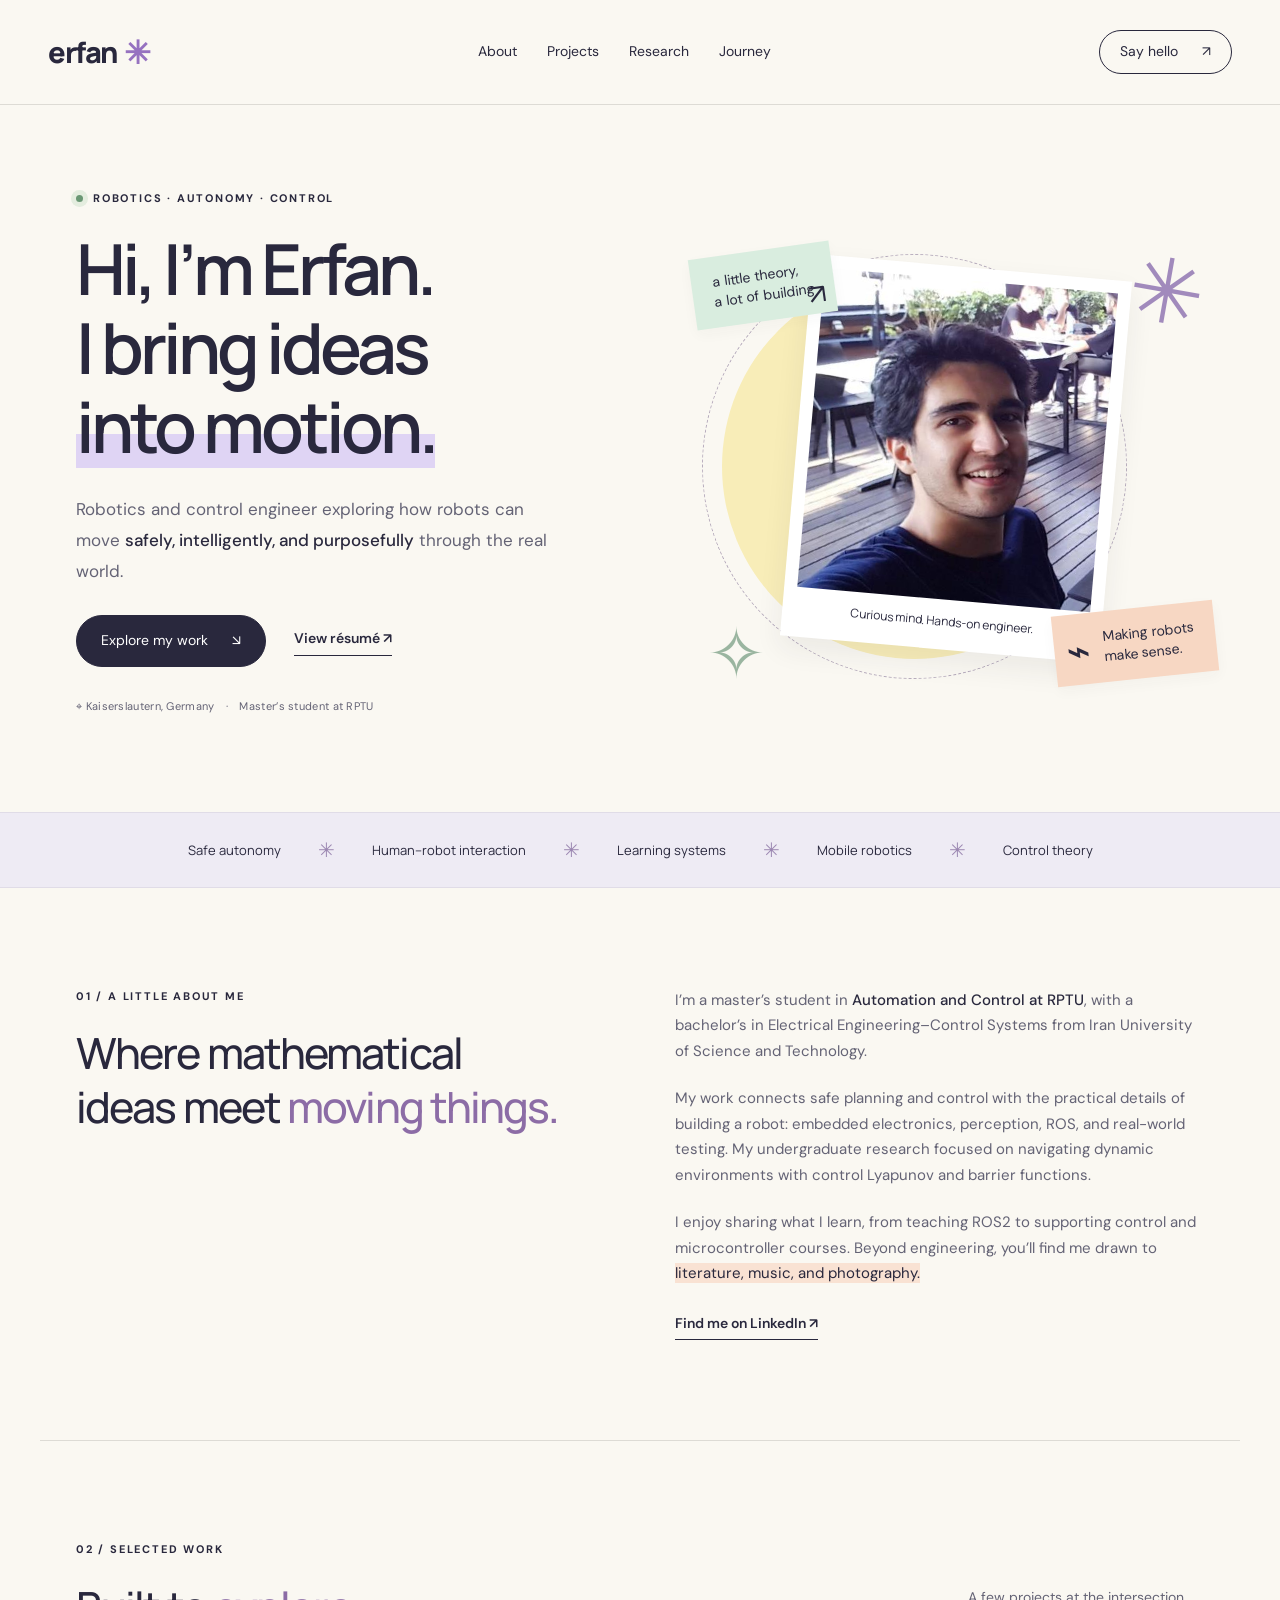
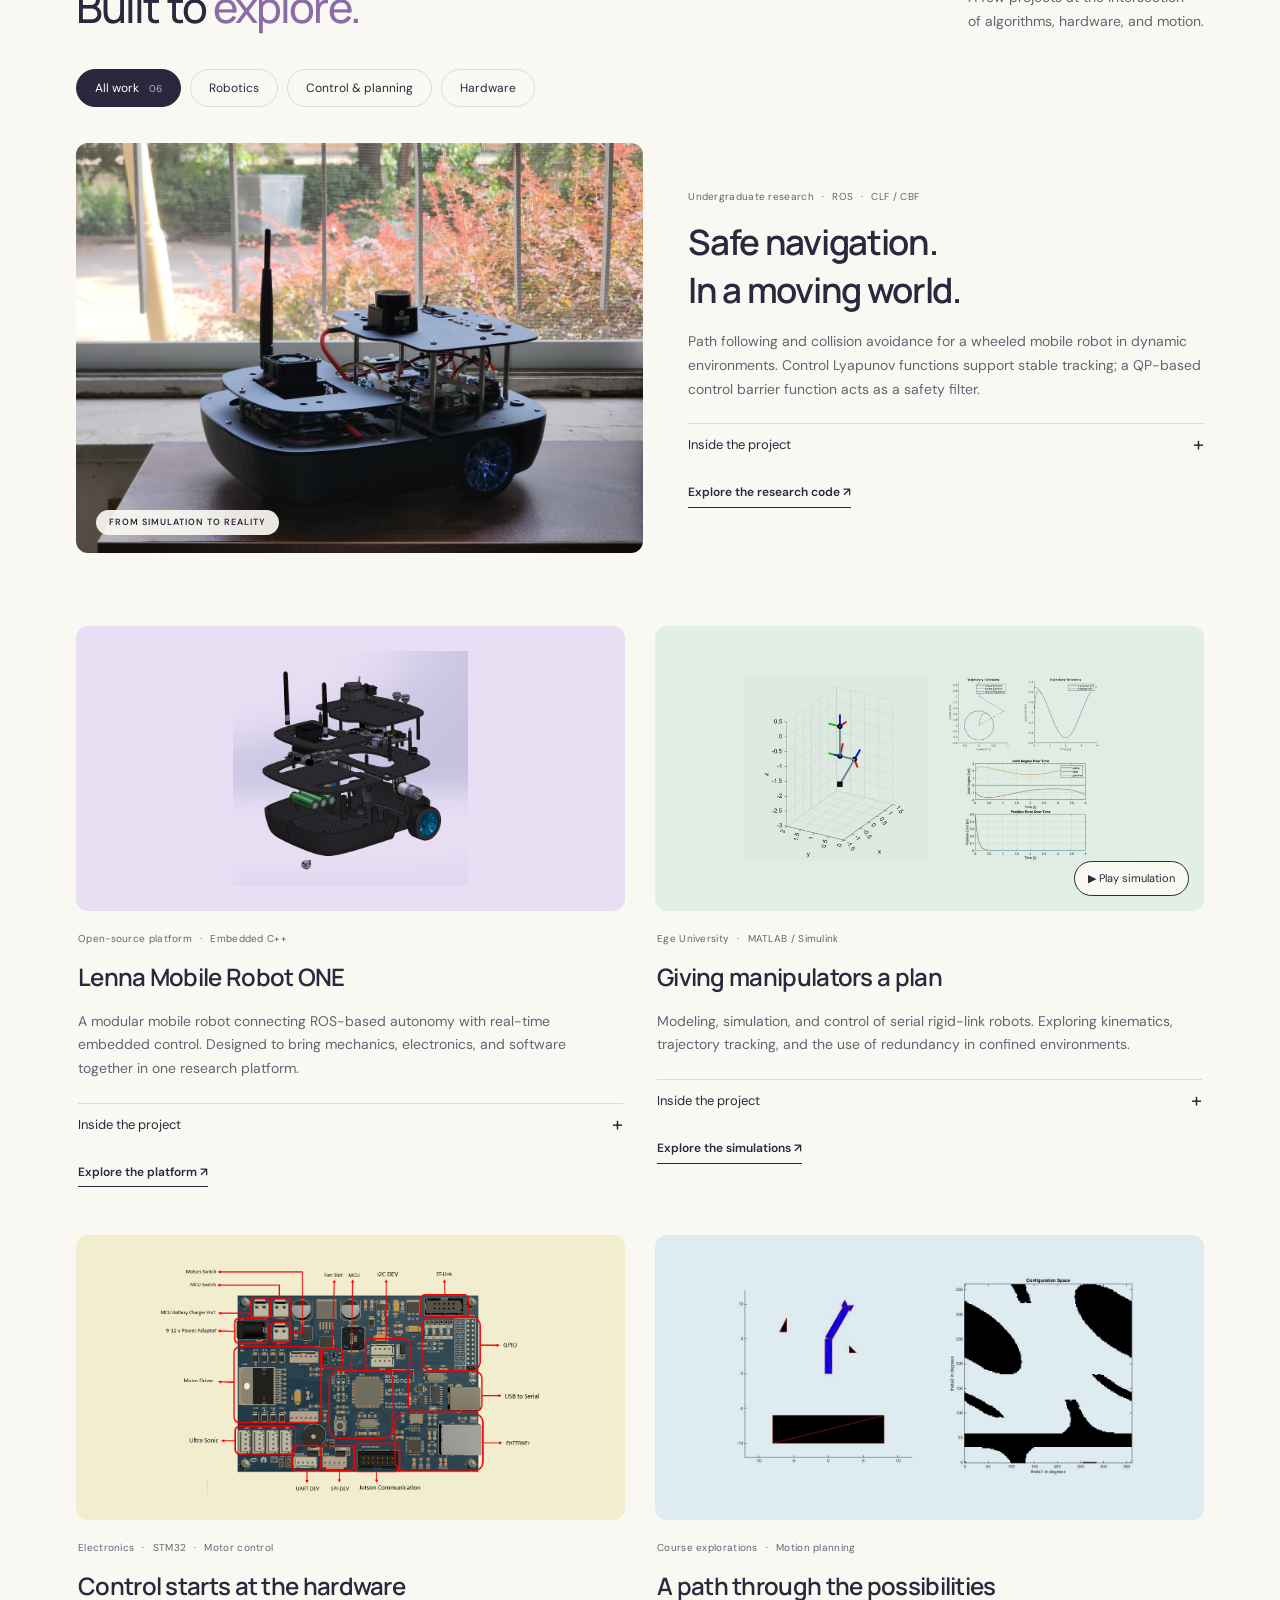
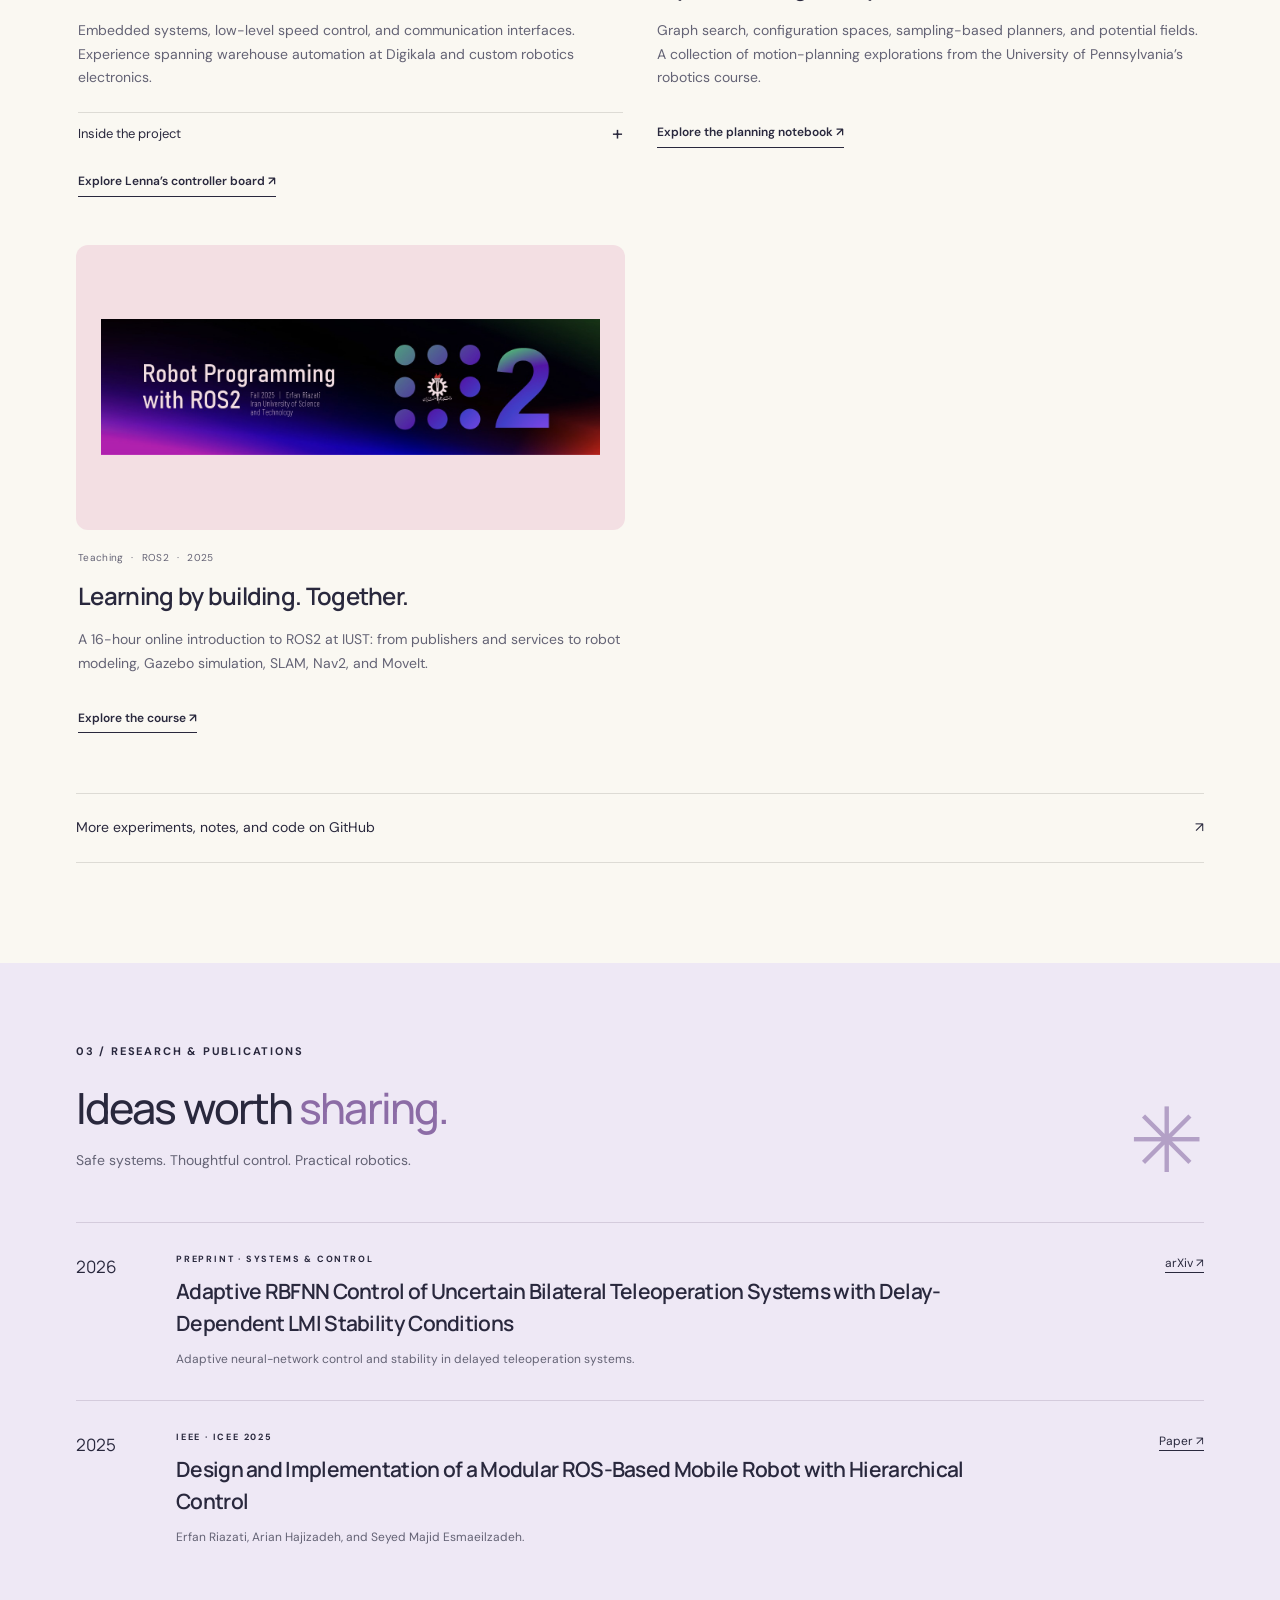
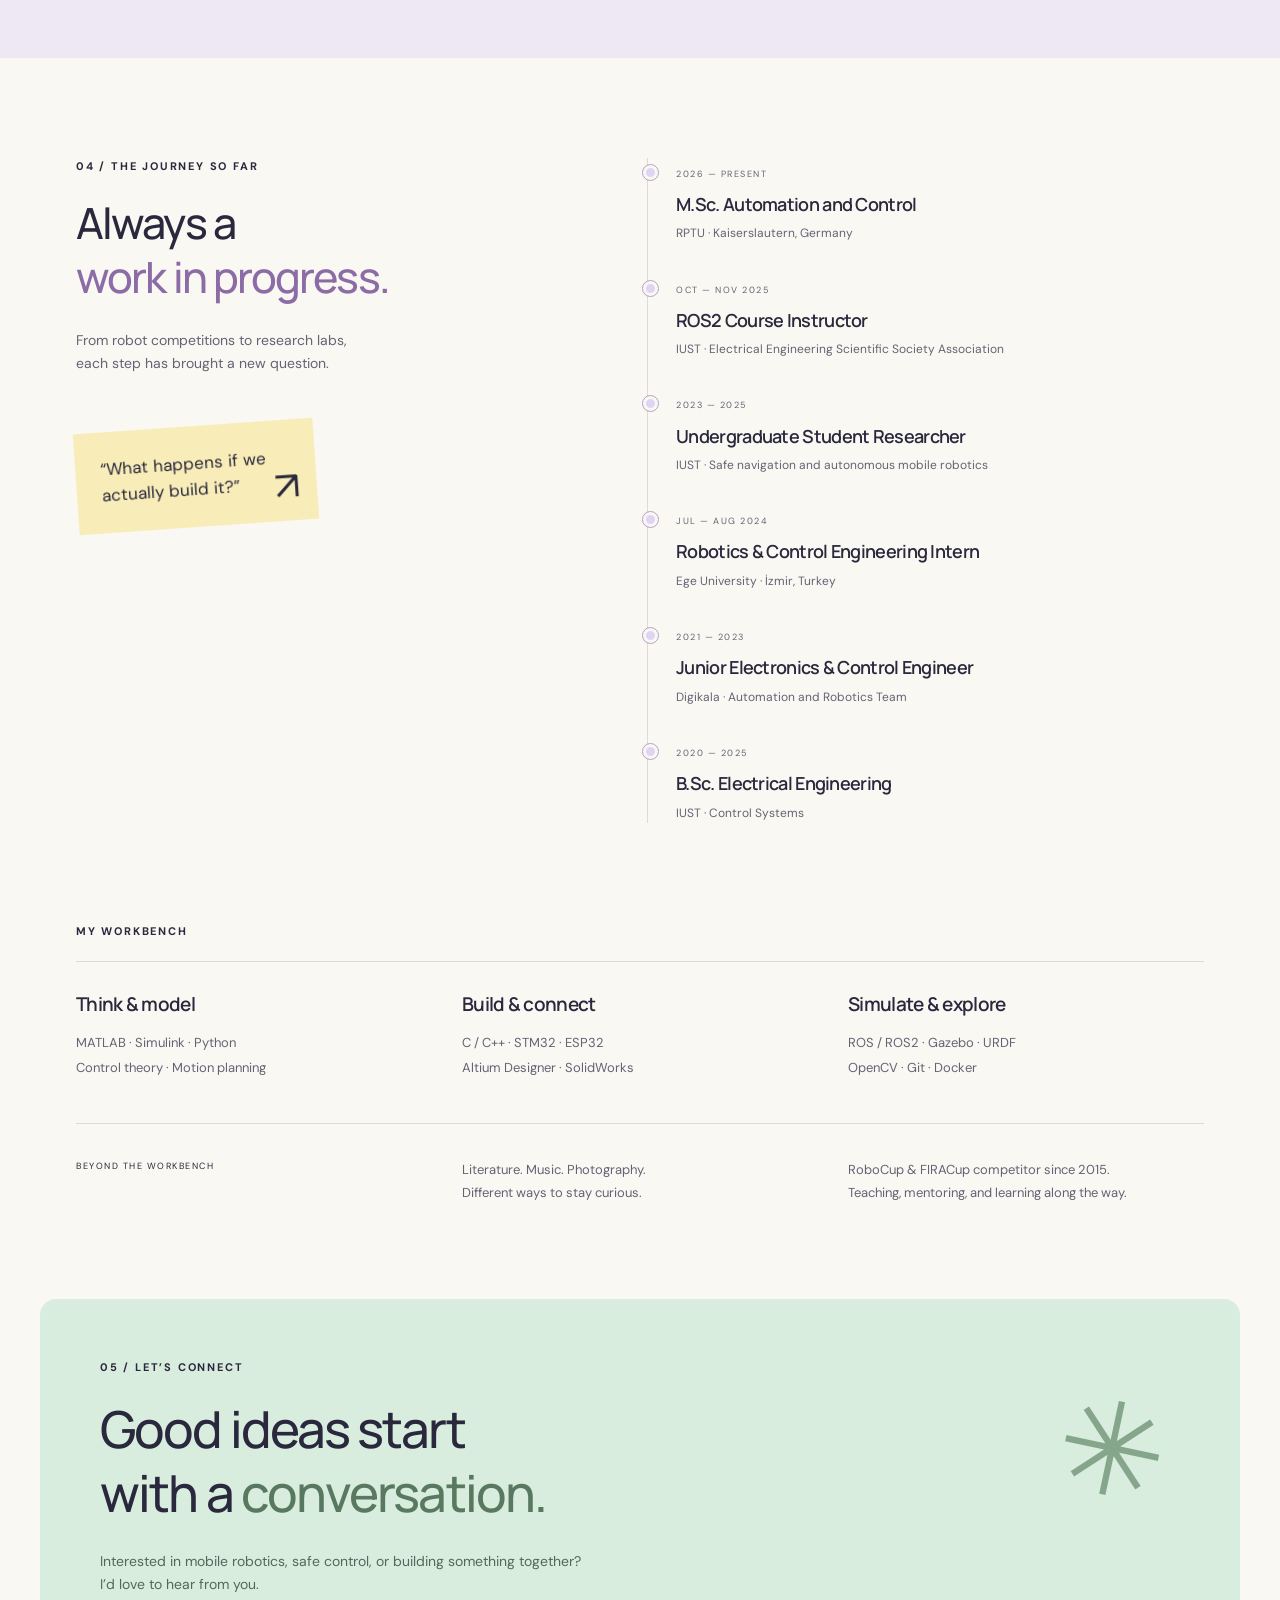
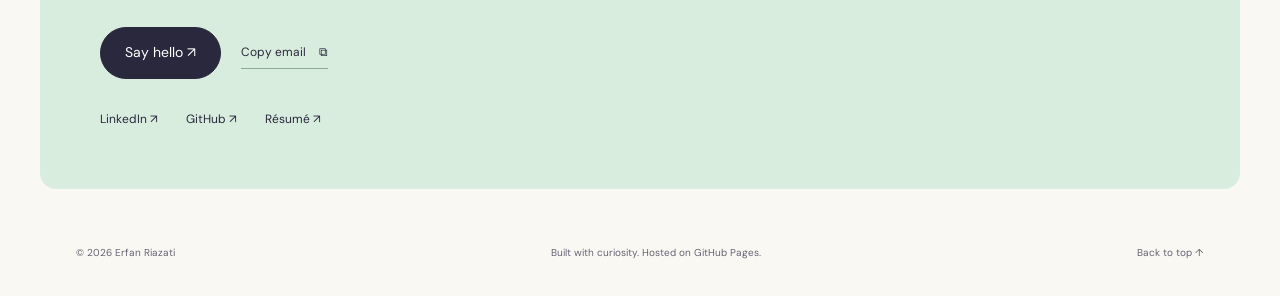
<file: index.html>
<!doctype html>
<html lang="en">
<head>
<meta charset="utf-8"><meta name="viewport" content="width=device-width, initial-scale=1">
<title>Erfan Riazati · Robotics & Control</title>
<meta name="description" content="Erfan Riazati — robotics and control engineer, RPTU master's student. Exploring safe autonomy, intelligent systems, and robots that move through the real world.">
<meta name="theme-color" content="#faf8f2"><meta property="og:title" content="Erfan Riazati · Robotics & Control"><meta property="og:description" content="From control theory to robots in the real world. Explore my research, projects, and teaching."><meta property="og:image" content="https://erfanrzt.github.io/ReadMe/assets/robot.jpg">
<link rel="icon" href="assets/favicon.svg" type="image/svg+xml"><link rel="stylesheet" href="style.css?v=2"><script src="script.js" defer></script>
</head>
<body id="top">
<a class="skip" href="#main">Skip to content</a>
<header class="header"><a class="wordmark" href="#top" aria-label="Erfan Riazati home">erfan<span class="asterisk">✳</span></a><nav aria-label="Main navigation"><a href="#about">About</a><a href="#work">Projects</a><a href="#research">Research</a><a href="#journey">Journey</a></nav><a class="small-button" href="#contact">Say hello <span>↗</span></a></header>
<main id="main">
<section class="hero wrap" aria-labelledby="hero-title">
<div class="intro"><p class="eyebrow"><span class="dot"></span> ROBOTICS · AUTONOMY · CONTROL</p><h1 id="hero-title">Hi, I’m Erfan.<br>I bring ideas<br><span class="highlight">into motion.</span></h1><p class="lead">Robotics and control engineer exploring how robots can move <strong>safely, intelligently, and purposefully</strong> through the real world.</p><div class="hero-actions"><a class="button" href="#work">Explore my work <span>↘</span></a><a class="text-link" href="resume.html" target="_blank" rel="noopener">View résumé ↗</a></div><p class="location">⌖ Kaiserslautern, Germany <span>·</span> Master’s student at RPTU</p></div>
<div class="hero-art"><div class="orbit" aria-hidden="true"></div><span class="spark spark-one" aria-hidden="true">✳</span><figure class="portrait"><img src="assets/portrait.jpg" width="460" height="460" alt="Erfan Riazati smiling outdoors"><figcaption>Curious mind. Hands-on engineer.</figcaption></figure><div class="note note-mint">a little theory,<br>a lot of building <span>↗</span></div><div class="note note-peach"><span aria-hidden="true">⌁</span> Making robots<br>make sense.</div><span class="spark spark-two" aria-hidden="true">✧</span></div>
</section>
<div class="interest-strip" aria-label="Areas of interest"><span>Safe autonomy</span><b>✳</b><span>Human–robot interaction</span><b>✳</b><span>Learning systems</span><b>✳</b><span>Mobile robotics</span><b>✳</b><span>Control theory</span></div>
<section id="about" class="wrap section about"><div><p class="eyebrow">01 / A LITTLE ABOUT ME</p><h2>Where mathematical<br>ideas meet <em>moving things.</em></h2></div><div class="about-copy"><p>I’m a master’s student in <strong>Automation and Control at RPTU</strong>, with a bachelor’s in Electrical Engineering–Control Systems from Iran University of Science and Technology.</p><p>My work connects safe planning and control with the practical details of building a robot: embedded electronics, perception, ROS, and real-world testing. My undergraduate research focused on navigating dynamic environments with control Lyapunov and barrier functions.</p><p>I enjoy sharing what I learn, from teaching ROS2 to supporting control and microcontroller courses. Beyond engineering, you’ll find me drawn to <span class="inline-peach">literature, music, and photography.</span></p><a class="text-link" href="https://www.linkedin.com/in/erfan-riazati/" target="_blank" rel="noopener">Find me on LinkedIn ↗</a></div></section>
<section id="work" class="wrap section"><div class="section-head"><div><p class="eyebrow">02 / SELECTED WORK</p><h2>Built to <em>explore.</em></h2></div><p>A few projects at the intersection<br>of algorithms, hardware, and motion.</p></div><div class="filters" role="group" aria-label="Filter projects"><button class="active" aria-pressed="true" data-filter="all">All work <span>06</span></button><button aria-pressed="false" data-filter="robotics">Robotics</button><button aria-pressed="false" data-filter="control">Control & planning</button><button aria-pressed="false" data-filter="hardware">Hardware</button></div><p id="filter-status" class="sr-only" aria-live="polite"></p>
<div class="projects">
<article class="project featured" data-category="robotics control"><div class="project-image peach"><img src="assets/robot.jpg" alt="Lenna Mobile Robot ONE physical prototype with LiDAR and stacked electronics" width="1000" height="660" loading="lazy"><span class="image-label">FROM SIMULATION TO REALITY</span></div><div class="project-copy"><div class="tags"><span>Undergraduate research</span><span>ROS</span><span>CLF / CBF</span></div><h3>Safe navigation.<br>In a moving world.</h3><p>Path following and collision avoidance for a wheeled mobile robot in dynamic environments. Control Lyapunov functions support stable tracking; a QP-based control barrier function acts as a safety filter.</p><details><summary>Inside the project <span>+</span></summary><p>Developed at IUST under Dr. Majid Esmaeilzadeh. Combines a reference governor with CLF-based tracking and CBF safety constraints. Tested in Gazebo and on a physical differential-drive platform.</p></details><a class="text-link" href="https://github.com/Lenna-Robotics-Research-Lab/CLF-CBF-Safe-Navigation-in-Dynamic-Environments" target="_blank" rel="noopener">Explore the research code ↗</a></div></article>
<article class="project" data-category="robotics hardware"><div class="project-image lilac"><img src="assets/robot-exploded.png" alt="Exploded CAD view of the modular Lenna robot showing its three-layer construction" width="900" height="620" loading="lazy"></div><div class="project-copy"><div class="tags"><span>Open-source platform</span><span>Embedded C++</span></div><h3>Lenna Mobile Robot ONE</h3><p>A modular mobile robot connecting ROS-based autonomy with real-time embedded control. Designed to bring mechanics, electronics, and software together in one research platform.</p><details><summary>Inside the project <span>+</span></summary><p>A hierarchical architecture splits high-level processing on a Jetson computer from low-level sensing and motor control on a custom microcontroller board. The platform supports mapping, localization, and navigation.</p></details><a class="text-link" href="https://github.com/Lenna-Robotics-Research-Lab/Lenna-Mobile-Robot-ONE" target="_blank" rel="noopener">Explore the platform ↗</a></div></article>
<article class="project" data-category="robotics control"><div class="project-image mint"><img id="kinematics-image" src="assets/kinematics-poster.png" alt="MATLAB simulation of a three-degree-of-freedom robot leg and joint trajectories" width="900" height="620" loading="lazy"><button class="play-button" id="play-simulation" aria-pressed="false">▶ Play simulation</button></div><div class="project-copy"><div class="tags"><span>Ege University</span><span>MATLAB / Simulink</span></div><h3>Giving manipulators a plan</h3><p>Modeling, simulation, and control of serial rigid-link robots. Exploring kinematics, trajectory tracking, and the use of redundancy in confined environments.</p><details><summary>Inside the project <span>+</span></summary><p>Summer 2024 research internship supervised by Prof. Enver Tatlicioğlu. Work included forward and inverse kinematics with the DH convention, dynamic modeling, and position- and velocity-level controllers.</p></details><a class="text-link" href="https://github.com/ErfanRzt/EGE-Fundamentals-of-Robotics" target="_blank" rel="noopener">Explore the simulations ↗</a></div></article>
<article class="project" data-category="hardware control"><div class="project-image butter"><img src="assets/controller.png" alt="Annotated Lenna low-level controller board with motor drivers, power components, and communication interfaces" width="900" height="620" loading="lazy"></div><div class="project-copy"><div class="tags"><span>Electronics</span><span>STM32</span><span>Motor control</span></div><h3>Control starts at the hardware</h3><p>Embedded systems, low-level speed control, and communication interfaces. Experience spanning warehouse automation at Digikala and custom robotics electronics.</p><details><summary>Inside the project <span>+</span></summary><p>At Digikala, my work included STM32 programming, high-power DC motor control, and Ethernet/CAN communication. The image shows the separate Lenna controller-board project, documented in the linked public repository.</p></details><a class="text-link" href="https://github.com/Lenna-Robotics-Research-Lab/LMR-MCU-Board" target="_blank" rel="noopener">Explore Lenna’s controller board ↗</a></div></article>
<article class="project" data-category="control"><div class="project-image sky"><img src="assets/planning.jpg" alt="Two-link robot arm alongside its configuration-space obstacle map" width="900" height="620" loading="lazy"></div><div class="project-copy"><div class="tags"><span>Course explorations</span><span>Motion planning</span></div><h3>A path through the possibilities</h3><p>Graph search, configuration spaces, sampling-based planners, and potential fields. A collection of motion-planning explorations from the University of Pennsylvania’s robotics course.</p><a class="text-link" href="https://github.com/ErfanRzt/Robotics-Computational-Motion-Planning" target="_blank" rel="noopener">Explore the planning notebook ↗</a></div></article>
<article class="project teaching-project" data-category="robotics"><div class="project-image rose"><img src="assets/ros2.jpg" alt="Robot Programming with ROS2 course visual from Erfan Riazati’s course repository" width="900" height="620" loading="lazy"></div><div class="project-copy"><div class="tags"><span>Teaching</span><span>ROS2</span><span>2025</span></div><h3>Learning by building. Together.</h3><p>A 16-hour online introduction to ROS2 at IUST: from publishers and services to robot modeling, Gazebo simulation, SLAM, Nav2, and MoveIt.</p><a class="text-link" href="https://github.com/ErfanRzt/Introduction-to-ROS2" target="_blank" rel="noopener">Explore the course ↗</a></div></article>
</div><a class="all-work" href="https://github.com/ErfanRzt" target="_blank" rel="noopener">More experiments, notes, and code on GitHub <span>↗</span></a></section>
<section id="research" class="research-band"><div class="wrap section"><div class="section-head"><div><p class="eyebrow">03 / RESEARCH & PUBLICATIONS</p><h2>Ideas worth <em>sharing.</em></h2><p>Safe systems. Thoughtful control. Practical robotics.</p></div><span class="research-spark" aria-hidden="true">✳</span></div><article class="publication"><span class="pub-year">2026</span><div><p class="eyebrow">PREPRINT · SYSTEMS & CONTROL</p><h3>Adaptive RBFNN Control of Uncertain Bilateral Teleoperation Systems with Delay-Dependent LMI Stability Conditions</h3><p>Adaptive neural-network control and stability in delayed teleoperation systems.</p></div><a href="https://arxiv.org/abs/2608.20182" target="_blank" rel="noopener" aria-label="Read teleoperation preprint on arXiv">arXiv ↗</a></article><article class="publication"><span class="pub-year">2025</span><div><p class="eyebrow">IEEE · ICEE 2025</p><h3>Design and Implementation of a Modular ROS-Based Mobile Robot with Hierarchical Control</h3><p>Erfan Riazati, Arian Hajizadeh, and Seyed Majid Esmaeilzadeh.</p></div><a href="https://doi.org/10.1109/ICEE67339.2025.11213761" target="_blank" rel="noopener" aria-label="Read modular robot paper on IEEE">Paper ↗</a></article></div></section>
<section id="journey" class="wrap section journey"><div><p class="eyebrow">04 / THE JOURNEY SO FAR</p><h2>Always a<br><em>work in progress.</em></h2><p class="journey-intro">From robot competitions to research labs,<br>each step has brought a new question.</p><div class="journey-note">“What happens if we<br>actually build it?” <span>↗</span></div></div><div class="timeline"><article><span class="time">2026 — PRESENT</span><h3>M.Sc. Automation and Control</h3><p>RPTU · Kaiserslautern, Germany</p></article><article><span class="time">OCT — NOV 2025</span><h3>ROS2 Course Instructor</h3><p>IUST · Electrical Engineering Scientific Society Association</p></article><article><span class="time">2023 — 2025</span><h3>Undergraduate Student Researcher</h3><p>IUST · Safe navigation and autonomous mobile robotics</p></article><article><span class="time">JUL — AUG 2024</span><h3>Robotics & Control Engineering Intern</h3><p>Ege University · İzmir, Turkey</p></article><article><span class="time">2021 — 2023</span><h3>Junior Electronics & Control Engineer</h3><p>Digikala · Automation and Robotics Team</p></article><article><span class="time">2020 — 2025</span><h3>B.Sc. Electrical Engineering</h3><p>IUST · Control Systems</p></article></div></section>
<section class="wrap toolkit"><p class="eyebrow">MY WORKBENCH</p><div class="tool-groups"><div><h3>Think & model</h3><p>MATLAB · Simulink · Python<br>Control theory · Motion planning</p></div><div><h3>Build & connect</h3><p>C / C++ · STM32 · ESP32<br>Altium Designer · SolidWorks</p></div><div><h3>Simulate & explore</h3><p>ROS / ROS2 · Gazebo · URDF<br>OpenCV · Git · Docker</p></div></div><div class="beyond"><span>BEYOND THE WORKBENCH</span><p>Literature. Music. Photography.<br><em>Different ways to stay curious.</em></p><p>RoboCup & FIRACup competitor since 2015.<br>Teaching, mentoring, and learning along the way.</p></div></section>
<section id="contact" class="wrap contact"><p class="eyebrow">05 / LET’S CONNECT</p><h2>Good ideas start<br>with a <em>conversation.</em><span aria-hidden="true">✳</span></h2><p>Interested in mobile robotics, safe control, or building something together?<br>I’d love to hear from you.</p><div class="contact-links"><a class="button" href="mailto:erf.riazati@gmail.com">Say hello ↗</a><button id="copy-email" class="copy-email">Copy email <span>⧉</span></button><span id="copy-status" role="status"></span></div><div class="socials"><a href="https://www.linkedin.com/in/erfan-riazati/" target="_blank" rel="noopener">LinkedIn ↗</a><a href="https://github.com/ErfanRzt" target="_blank" rel="noopener">GitHub ↗</a><a href="resume.html" target="_blank" rel="noopener">Résumé ↗</a></div></section>
</main><footer class="wrap footer"><p>© <span id="year">2026</span> Erfan Riazati</p><p>Built with curiosity. Hosted on GitHub Pages.</p><a href="#top">Back to top ↑</a></footer>
</body></html>
</file>
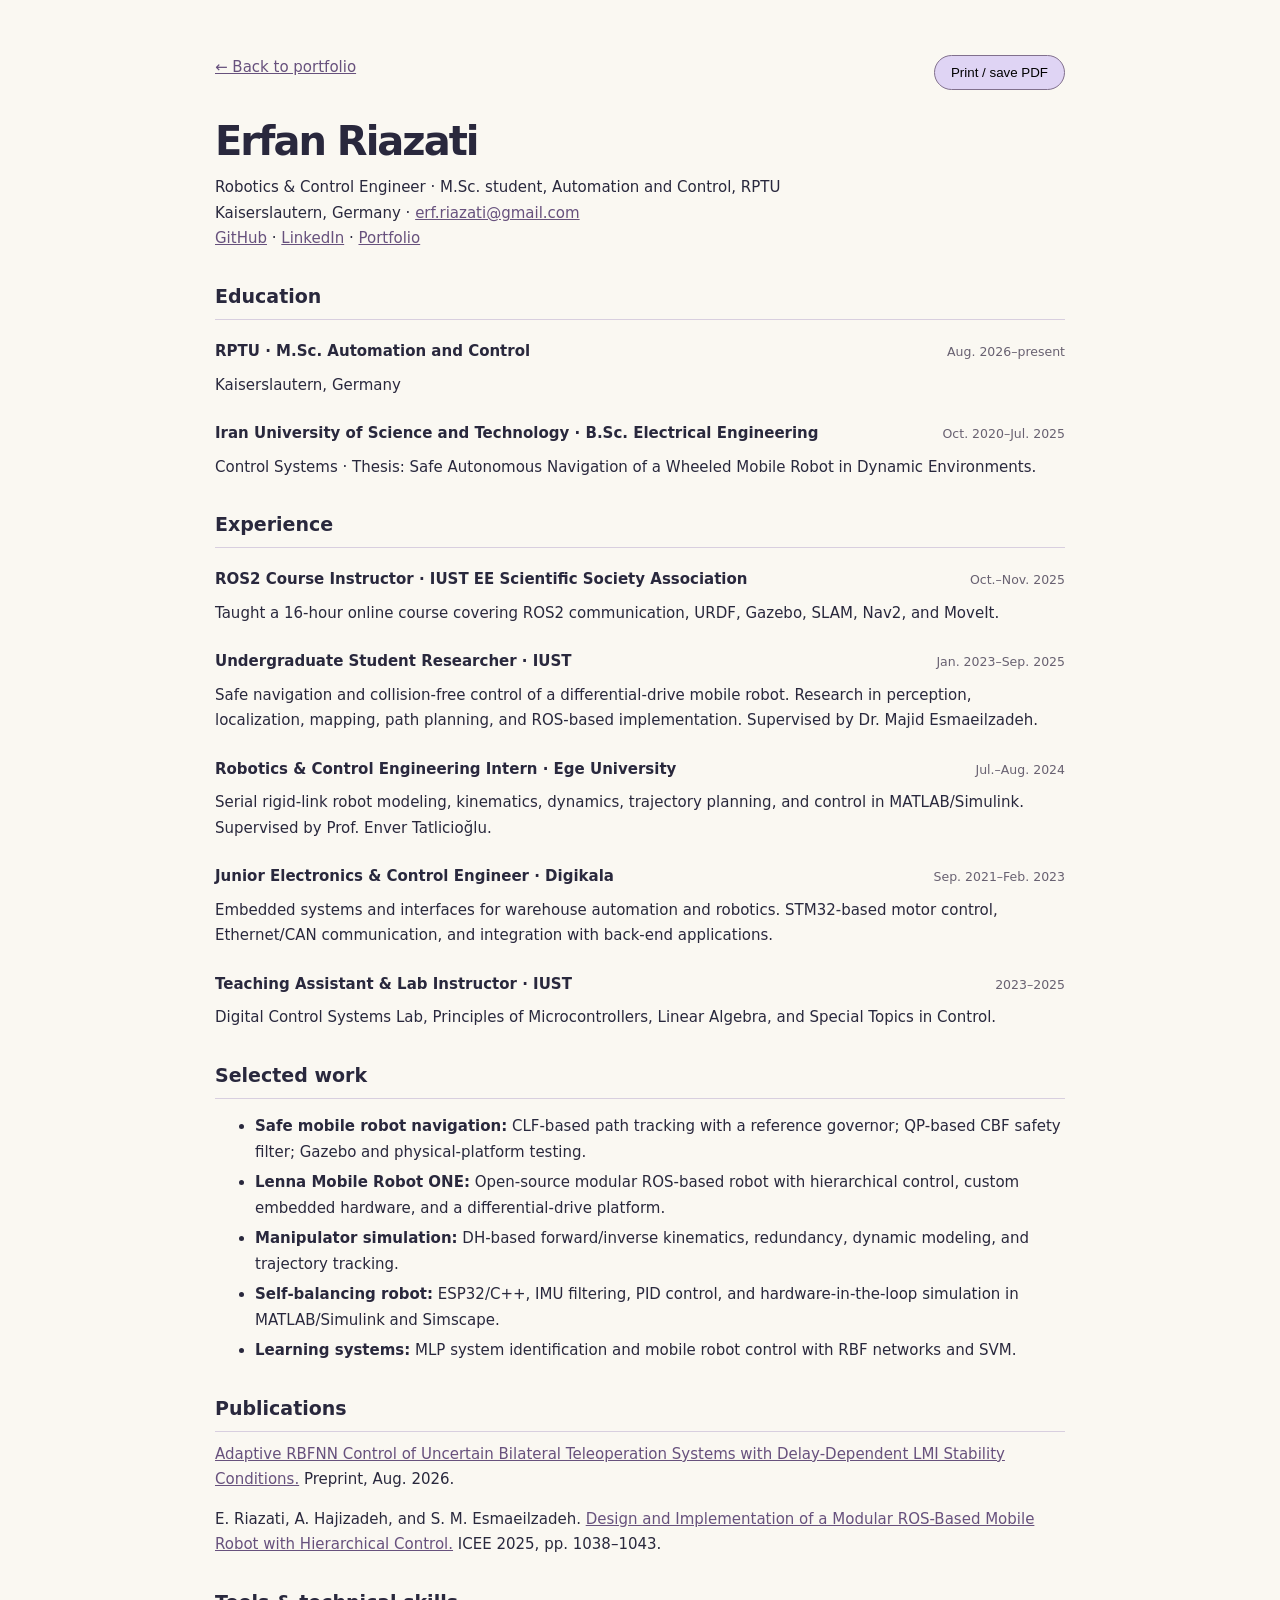
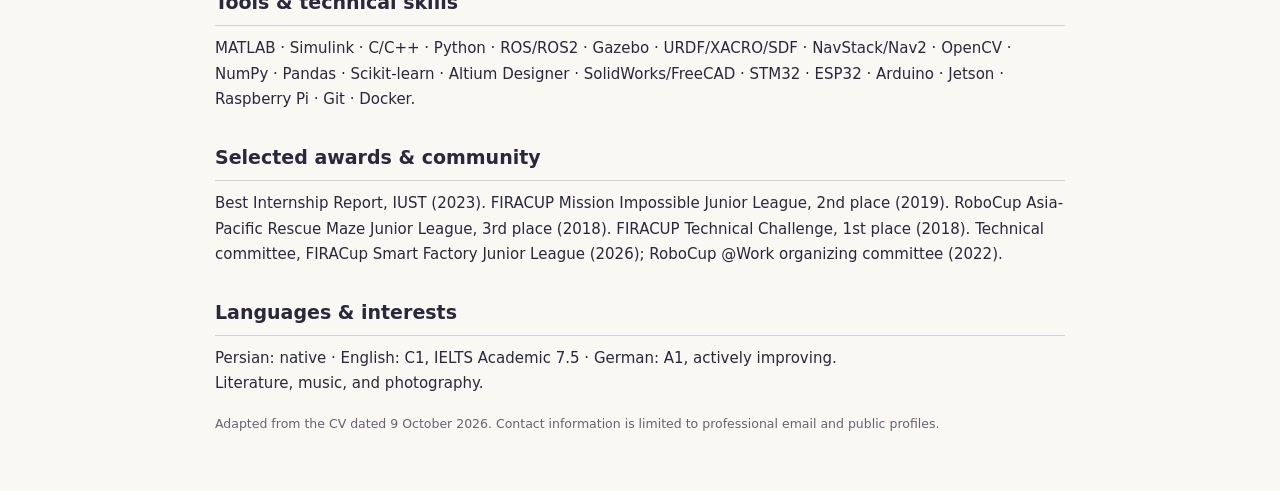
<file: resume.html>
<!doctype html><html lang="en"><head><meta charset="utf-8"><meta name="viewport" content="width=device-width, initial-scale=1"><title>Erfan Riazati · Résumé</title><meta name="description" content="Professional résumé of Erfan Riazati, robotics and control engineer."><link rel="icon" href="assets/favicon.svg"><style>body{max-width:850px;margin:55px auto;padding:0 28px;font:15px/1.7 system-ui,sans-serif;color:#29283d;background:#faf8f2}h1{font-size:40px;letter-spacing:-2px;margin-bottom:0}h2{font-size:19px;margin:28px 0 10px;border-bottom:1px solid #d8cfdf;padding-bottom:7px}h3{font-size:15px;margin-bottom:0}p{margin:5px 0 14px}a{color:#67517d}header p{margin:0}button{float:right;border:1px solid #81708d;border-radius:20px;padding:9px 16px;background:#dfd4f4;cursor:pointer}small{color:#686171}.row{display:flex;justify-content:space-between;align-items:baseline;gap:15px}.row h3{margin:9px 0 3px}.row small{white-space:nowrap}li{margin-bottom:5px}@media print{body{background:white;font-size:11px;line-height:1.5;margin:0;max-width:none;padding:0}button,.back{display:none}h1{font-size:30px}h2{margin-top:18px;break-after:avoid}h3{font-size:12px}a{color:inherit;text-decoration:none}article{break-inside:avoid}@page{margin:15mm}}@media(max-width:600px){.row{display:block}.row small{white-space:normal}button{float:none;margin-top:15px}}</style></head><body><a class="back" href="./">← Back to portfolio</a><button onclick="window.print()">Print / save PDF</button><header><h1>Erfan Riazati</h1><p>Robotics & Control Engineer · M.Sc. student, Automation and Control, RPTU</p><p>Kaiserslautern, Germany · <a href="mailto:erf.riazati@gmail.com">erf.riazati@gmail.com</a></p><p><a href="https://github.com/ErfanRzt">GitHub</a> · <a href="https://www.linkedin.com/in/erfan-riazati/">LinkedIn</a> · <a href="https://erfanrzt.github.io/ReadMe/">Portfolio</a></p></header>
<h2>Education</h2><article><div class="row"><h3>RPTU · M.Sc. Automation and Control</h3><small>Aug. 2026–present</small></div><p>Kaiserslautern, Germany</p></article><article><div class="row"><h3>Iran University of Science and Technology · B.Sc. Electrical Engineering</h3><small>Oct. 2020–Jul. 2025</small></div><p>Control Systems · Thesis: Safe Autonomous Navigation of a Wheeled Mobile Robot in Dynamic Environments.</p></article>
<h2>Experience</h2><article><div class="row"><h3>ROS2 Course Instructor · IUST EE Scientific Society Association</h3><small>Oct.–Nov. 2025</small></div><p>Taught a 16-hour online course covering ROS2 communication, URDF, Gazebo, SLAM, Nav2, and MoveIt.</p></article><article><div class="row"><h3>Undergraduate Student Researcher · IUST</h3><small>Jan. 2023–Sep. 2025</small></div><p>Safe navigation and collision-free control of a differential-drive mobile robot. Research in perception, localization, mapping, path planning, and ROS-based implementation. Supervised by Dr. Majid Esmaeilzadeh.</p></article><article><div class="row"><h3>Robotics & Control Engineering Intern · Ege University</h3><small>Jul.–Aug. 2024</small></div><p>Serial rigid-link robot modeling, kinematics, dynamics, trajectory planning, and control in MATLAB/Simulink. Supervised by Prof. Enver Tatlicioğlu.</p></article><article><div class="row"><h3>Junior Electronics & Control Engineer · Digikala</h3><small>Sep. 2021–Feb. 2023</small></div><p>Embedded systems and interfaces for warehouse automation and robotics. STM32-based motor control, Ethernet/CAN communication, and integration with back-end applications.</p></article><article><div class="row"><h3>Teaching Assistant & Lab Instructor · IUST</h3><small>2023–2025</small></div><p>Digital Control Systems Lab, Principles of Microcontrollers, Linear Algebra, and Special Topics in Control.</p></article>
<h2>Selected work</h2><ul><li><strong>Safe mobile robot navigation:</strong> CLF-based path tracking with a reference governor; QP-based CBF safety filter; Gazebo and physical-platform testing.</li><li><strong>Lenna Mobile Robot ONE:</strong> Open-source modular ROS-based robot with hierarchical control, custom embedded hardware, and a differential-drive platform.</li><li><strong>Manipulator simulation:</strong> DH-based forward/inverse kinematics, redundancy, dynamic modeling, and trajectory tracking.</li><li><strong>Self-balancing robot:</strong> ESP32/C++, IMU filtering, PID control, and hardware-in-the-loop simulation in MATLAB/Simulink and Simscape.</li><li><strong>Learning systems:</strong> MLP system identification and mobile robot control with RBF networks and SVM.</li></ul>
<h2>Publications</h2><p><a href="https://arxiv.org/abs/2608.20182">Adaptive RBFNN Control of Uncertain Bilateral Teleoperation Systems with Delay-Dependent LMI Stability Conditions.</a> Preprint, Aug. 2026.</p><p>E. Riazati, A. Hajizadeh, and S. M. Esmaeilzadeh. <a href="https://doi.org/10.1109/ICEE67339.2025.11213761">Design and Implementation of a Modular ROS-Based Mobile Robot with Hierarchical Control.</a> ICEE 2025, pp. 1038–1043.</p>
<h2>Tools & technical skills</h2><p>MATLAB · Simulink · C/C++ · Python · ROS/ROS2 · Gazebo · URDF/XACRO/SDF · NavStack/Nav2 · OpenCV · NumPy · Pandas · Scikit-learn · Altium Designer · SolidWorks/FreeCAD · STM32 · ESP32 · Arduino · Jetson · Raspberry Pi · Git · Docker.</p>
<h2>Selected awards & community</h2><p>Best Internship Report, IUST (2023). FIRACUP Mission Impossible Junior League, 2nd place (2019). RoboCup Asia-Pacific Rescue Maze Junior League, 3rd place (2018). FIRACUP Technical Challenge, 1st place (2018). Technical committee, FIRACup Smart Factory Junior League (2026); RoboCup @Work organizing committee (2022).</p>
<h2>Languages & interests</h2><p>Persian: native · English: C1, IELTS Academic 7.5 · German: A1, actively improving.<br>Literature, music, and photography.</p><p><small>Adapted from the CV dated 9 October 2026. Contact information is limited to professional email and public profiles.</small></p></body></html>
</file>
<file: style.css>
@import url('https://fonts.googleapis.com/css2?family=DM+Sans:wght@400;500;600;700&family=Manrope:wght@400;500;600;700;800&display=swap');
:root{--paper:#faf8f2;--ink:#29283d;--muted:#646375;--line:#dddbd5;--lilac:#dfd4f4;--mint:#d9eddf;--peach:#f7d7c3;--butter:#f8edb8}*{box-sizing:border-box}html{scroll-behavior:smooth;scroll-padding-top:100px}body{margin:0;background:var(--paper);color:var(--ink);font-family:'DM Sans',sans-serif;font-size:16px;line-height:1.7}a{color:inherit;text-decoration:none}button{font:inherit;color:inherit;cursor:pointer}img{display:block;max-width:100%}a,button,summary{-webkit-tap-highlight-color:transparent}a:focus-visible,button:focus-visible,summary:focus-visible{outline:3px solid #7761a1;outline-offset:5px}::selection{background:var(--lilac)}.wrap{max-width:1200px;margin:0 auto;padding-left:36px;padding-right:36px}.header{max-width:1320px;margin:auto;padding:25px 48px;display:flex;align-items:center;justify-content:space-between;border-bottom:1px solid var(--line)}.wordmark{font-family:Manrope,sans-serif;font-size:29px;font-weight:800;letter-spacing:-1.5px;display:flex;align-items:center;gap:7px}.asterisk{color:#9672c0;font-size:32px}.header nav{display:flex;gap:30px;font-size:14px}.header nav a:hover,.text-link:hover{color:#76548c}.small-button{border:1px solid var(--ink);padding:9px 20px;border-radius:40px;font-size:14px;display:flex;gap:24px}.small-button:hover{background:var(--mint)}.hero{display:grid;grid-template-columns:1.15fr 1fr;gap:60px;padding-top:85px;padding-bottom:85px;align-items:center}.eyebrow{font-size:11px;font-weight:700;letter-spacing:1.8px;line-height:1.5;margin:0 0 22px}.intro .eyebrow{display:flex;align-items:center;gap:10px}.dot{background:#6a9774;width:7px;height:7px;border-radius:50%;box-shadow:0 0 0 5px #e4eddf}h1,h2,h3{font-family:Manrope,sans-serif;line-height:1.12;margin:0;letter-spacing:-2px}h1{font-size:clamp(50px,5.5vw,76px);font-weight:600;letter-spacing:-4px}.highlight{position:relative;white-space:nowrap;background:linear-gradient(transparent 58%,var(--lilac) 58%,var(--lilac) 94%,transparent 94%)}.lead{font-size:17px;color:var(--muted);max-width:480px;line-height:1.8;margin:29px 0}.lead strong{color:var(--ink);font-weight:500}.hero-actions{display:flex;align-items:center;gap:28px}.button{display:inline-flex;align-items:center;justify-content:center;gap:24px;background:var(--ink);color:white;border:1px solid var(--ink);border-radius:35px;padding:13px 24px;font-size:14px;transition:transform .2s,background .2s}.button:hover{transform:translateY(-3px);background:#4b3e62}.text-link{display:inline-block;font-size:14px;font-weight:600;border-bottom:1px solid var(--ink);padding-bottom:4px}.location{font-size:11px;letter-spacing:.3px;margin-top:30px;color:var(--muted)}.location span{margin:0 8px}.hero-art{position:relative;min-height:470px;display:flex;align-items:center;justify-content:center}.portrait{position:relative;background:white;padding:13px 13px 18px;width:320px;transform:rotate(5deg);box-shadow:0 12px 28px #302e3d12;z-index:2;margin:0}.portrait img{width:294px;height:320px;object-fit:cover}.portrait figcaption{font-size:12px;text-align:center;margin-top:12px;font-family:Manrope,sans-serif}.orbit{position:absolute;width:385px;height:385px;background:var(--butter);border-radius:50%;left:15px;top:50px}.orbit:after{content:'';position:absolute;inset:-20px;border:1px dashed #b7acbd;border-radius:50%;transform:rotate(-20deg)}.spark{position:absolute;z-index:3}.spark-one{font-size:90px;color:#a18abc;right:0;top:-8px;transform:rotate(10deg)}.spark-two{font-size:70px;left:0;bottom:-20px;color:#9ab5a0}.note{position:absolute;z-index:3;font-size:14px;line-height:1.4;padding:16px 21px;box-shadow:0 5px 14px #302e3d09}.note-mint{background:var(--mint);left:-15px;top:26px;transform:rotate(-8deg)}.note-mint span{font-size:28px;position:absolute;right:10px;bottom:0}.note-peach{background:var(--peach);right:-12px;bottom:14px;transform:rotate(-6deg);padding-left:49px}.note-peach span{position:absolute;font-size:40px;left:12px;top:9px}.interest-strip{display:flex;align-items:center;justify-content:center;gap:37px;background:#eeebf4;border-block:1px solid #e0dce7;padding:20px 24px;font-family:Manrope,sans-serif;font-size:13px}.interest-strip b{font-size:20px;color:#9b87b1;font-weight:400}.section{padding-top:100px;padding-bottom:100px}h2{font-size:43px;font-weight:500;line-height:1.25;letter-spacing:-1.9px}h2 em{font-style:normal;color:#8c6ca6}.about{display:grid;grid-template-columns:1fr 1fr;gap:70px;border-bottom:1px solid var(--line)}.about-copy p:first-child{margin-top:0}.about-copy p{font-size:15px;color:var(--muted);margin-bottom:22px}.about-copy strong{color:var(--ink);font-weight:500}.inline-peach{background:#f9e2d3;color:var(--ink)}.section-head{display:flex;align-items:flex-end;justify-content:space-between;margin-bottom:35px;gap:30px}.section-head>p{font-size:14px;color:var(--muted);margin:0}.filters{display:flex;gap:9px;margin-bottom:36px;flex-wrap:wrap}.filters button{background:transparent;border:1px solid var(--line);padding:8px 18px;border-radius:25px;font-size:12px;transition:background .2s}.filters button.active{background:var(--ink);color:white;border-color:var(--ink)}.filters button:hover:not(.active){background:var(--lilac)}.filters span{font-size:10px;margin-left:7px;opacity:.65}.projects{display:grid;grid-template-columns:1fr 1fr;gap:48px 30px}.project{min-width:0}.project[hidden]{display:none}.featured{grid-column:1/-1;display:grid;grid-template-columns:1.1fr 1fr;gap:45px;align-items:center;padding-bottom:25px}.project-image{position:relative;border-radius:12px;overflow:hidden;padding:25px;height:285px;display:flex;align-items:center;justify-content:center}.project-image img{width:100%;height:100%;object-fit:contain;mix-blend-mode:multiply;transition:transform .4s}.project:hover .project-image img{transform:scale(1.025)}.featured .project-image{height:410px;padding:0}.featured .project-image img{object-fit:cover;mix-blend-mode:normal}.peach{background:var(--peach)}.lilac{background:#e8dff5}.mint{background:#e1efe5}.butter{background:#f3edcf}.sky{background:#deebf1}.rose{background:#f3dfe3}.image-label{position:absolute;bottom:18px;left:20px;background:#faf8f2ed;border-radius:20px;padding:5px 13px;font-size:9px;font-weight:600;letter-spacing:1px}.project-copy{padding:19px 2px 0}.featured .project-copy{padding:0}.tags{display:flex;gap:8px;flex-wrap:wrap;margin-bottom:14px}.tags span{font-size:10px;letter-spacing:.3px;color:var(--muted)}.tags span+span:before{content:'·';margin-right:8px}h3{font-size:24px;font-weight:600;letter-spacing:-.7px;line-height:1.35}.featured h3{font-size:35px;letter-spacing:-1.3px}.project-copy>p{color:var(--muted);font-size:14px;margin:16px 0}.project-copy .text-link{font-size:12px;margin-top:16px}details{border-top:1px solid var(--line);font-size:13px;margin-top:22px}summary{cursor:pointer;padding:10px 0;display:flex;justify-content:space-between;list-style:none}summary::-webkit-details-marker{display:none}summary span{font-size:20px;line-height:1}details[open] summary span{transform:rotate(45deg)}details p{color:var(--muted);margin:2px 0 12px}.play-button{position:absolute;bottom:15px;right:15px;font-size:11px;border:1px solid var(--ink);border-radius:25px;padding:7px 13px;background:var(--paper)}.all-work{display:flex;justify-content:space-between;border-block:1px solid var(--line);padding:22px 0;margin-top:60px;font-size:14px}.all-work:hover{color:#8c6ca6}.research-band{background:#eee8f5}.research-band .section{padding-block:80px}.research-band .section-head p:not(.eyebrow){font-size:14px;color:var(--muted)}.research-spark{font-size:90px;line-height:1;color:#b3a0c6}.publication{display:grid;grid-template-columns:70px 1fr 90px;gap:30px;padding:30px 0;border-top:1px solid #d4cbdc;align-items:start}.publication h3{font-size:21px;line-height:1.5;max-width:820px}.publication .eyebrow{font-size:9px;margin:0 0 10px}.pub-year{font-size:17px;font-family:Manrope,sans-serif}.publication p:not(.eyebrow){font-size:12px;color:var(--muted);margin:10px 0 0}.publication>a{font-size:12px;text-align:right;text-decoration:underline;text-underline-offset:5px}.journey{display:grid;grid-template-columns:1fr 1.1fr;gap:65px}.journey-intro{font-size:14px;color:var(--muted);margin-top:25px}.journey-note{position:relative;background:var(--butter);padding:25px;width:240px;margin-top:50px;transform:rotate(-4deg);font-size:17px;line-height:1.5}.journey-note span{position:absolute;right:18px;bottom:5px;font-size:40px}.timeline article{border-left:1px solid var(--line);padding:0 0 30px 28px;position:relative}.timeline article:before{content:'';position:absolute;width:9px;height:9px;left:-5px;top:7px;border:3px solid var(--paper);outline:1px solid #b59fc9;background:var(--lilac);border-radius:50%}.time{font-size:9px;letter-spacing:1.5px;color:var(--muted)}.timeline h3{font-size:18px;margin:7px 0}.timeline p{font-size:12px;color:var(--muted);margin:0}.timeline article:last-child{padding-bottom:0}.toolkit{padding-bottom:70px}.tool-groups{display:grid;grid-template-columns:repeat(3,1fr);gap:30px;padding:30px 0;border-block:1px solid var(--line)}.tool-groups h3{font-size:19px}.tool-groups p{font-size:13px;color:var(--muted);line-height:1.9}.beyond{display:grid;grid-template-columns:1fr 1fr 1fr;gap:30px;padding-top:35px}.beyond>span{font-size:9px;letter-spacing:1.5px}.beyond p{font-size:13px;margin:0;color:var(--muted)}.beyond em{font-style:normal}.contact{position:relative;background:var(--mint);border-radius:16px;padding:60px;margin-block:25px 45px}.contact h2{font-size:51px}.contact h2 em{color:#587960}.contact h2>span{position:absolute;right:75px;top:65px;font-size:130px;color:#86a68c;transform:rotate(12deg)}.contact>p:not(.eyebrow){font-size:14px;color:#526858;margin-top:25px}.contact-links{display:flex;gap:20px;align-items:center;margin:30px 0}.copy-email{border:0;background:transparent;border-bottom:1px solid #8fa894;font-size:12px;padding:5px 0}.copy-email span{margin-left:10px}#copy-status{font-size:11px}.socials{display:flex;gap:28px;font-size:12px}.socials a:hover{text-decoration:underline}.footer{display:flex;justify-content:space-between;align-items:center;font-size:10px;color:var(--muted);padding-bottom:25px;gap:20px}.skip{position:fixed;top:-60px;left:20px;background:var(--ink);color:white;padding:10px;z-index:10}.skip:focus{top:10px}.sr-only{position:absolute;width:1px;height:1px;padding:0;margin:-1px;overflow:hidden;clip:rect(0,0,0,0);white-space:nowrap;border:0}.reveal{animation:enter .65s ease both}@keyframes enter{from{opacity:0;transform:translateY(15px)}to{opacity:1;transform:translateY(0)}}
@media(min-width:1500px){.hero{padding-block:105px}.hero-art{min-height:500px}}
@media(max-width:1000px){.hero{gap:30px}.portrait{width:265px}.portrait img{width:239px;height:275px}.hero-art{min-height:410px}.orbit{width:300px;height:300px;left:0;top:55px}.note-mint{left:0;font-size:12px;top:10px}.note-peach{font-size:12px;right:-7px;bottom:15px}.spark-one{font-size:65px;right:0;top:5px}.interest-strip{gap:20px;font-size:11px}.interest-strip span:last-child,.interest-strip b:last-of-type{display:none}h1{font-size:60px}.featured{gap:25px}.contact{margin-inline:36px}.contact h2>span{right:40px;font-size:100px}}
@media(max-width:740px){.wrap{padding-inline:24px}.header{padding:17px 24px}.header nav{gap:16px;font-size:12px}.header nav a:last-child{display:none}.small-button{padding:7px 12px;font-size:11px;gap:8px}.wordmark{font-size:24px}.hero{grid-template-columns:1fr;padding-top:48px;padding-bottom:45px;gap:30px}h1{font-size:60px;letter-spacing:-3.5px}.lead{font-size:16px;max-width:500px}.hero-art{width:340px;max-width:100%;margin:auto;min-height:400px}.portrait{width:260px}.portrait img{height:270px;width:234px}.orbit{left:10px;top:52px}.note-mint{left:-7px;top:6px}.note-peach{right:-5px;bottom:0}.location{font-size:10px}.interest-strip{flex-wrap:wrap;gap:10px 18px;font-size:10px;padding:16px}.interest-strip b{font-size:16px}.interest-strip span:nth-last-of-type(2),.interest-strip b:nth-last-of-type(2){display:none}.section{padding-block:65px}.about,.journey{grid-template-columns:1fr;gap:32px}h2{font-size:35px}.section-head{align-items:start;flex-direction:column;gap:18px}.section-head>p br{display:none}.projects{grid-template-columns:1fr;gap:38px}.featured{grid-template-columns:1fr;gap:0;padding:0}.featured .project-image{height:310px}.featured .project-copy{padding:20px 2px 0}.featured h3{font-size:28px}.featured h3 br{display:none}.project-image{height:270px}.filters{gap:6px}.filters button{font-size:11px;padding:7px 12px}.publication{grid-template-columns:40px 1fr;gap:15px}.publication>a{grid-column:2;text-align:left}.publication h3{font-size:18px}.research-spark{display:none}.journey-note{display:none}.tool-groups{grid-template-columns:1fr;gap:14px}.tool-groups p{margin-block:8px}.beyond{grid-template-columns:1fr;gap:15px}.contact{margin:0 20px 30px;padding:35px 25px}.contact h2{font-size:36px}.contact h2>span{font-size:50px;right:22px;top:20px}.contact>p br{display:none}.contact-links{flex-wrap:wrap;gap:18px}.footer{flex-wrap:wrap;gap:0 20px}.footer p:nth-child(2){order:3;flex-basis:100%;margin-top:0}.hero-actions{gap:22px}.button{padding:12px 20px;font-size:13px}.hero-actions .text-link{font-size:12px}}
@media(max-width:480px){.header{flex-wrap:wrap;gap:12px}.header nav{order:3;width:100%;justify-content:space-between;gap:12px}.header nav a:last-child{display:block}.small-button{white-space:nowrap;flex-shrink:0}.hero{overflow:hidden}.orbit:after{transform:none}h1{font-size:clamp(44px,15vw,60px)}.hero-art{min-width:0}}
@media(prefers-reduced-motion:reduce){html{scroll-behavior:auto}*,*:before,*:after{animation:none!important;transition:none!important}}
</file>
